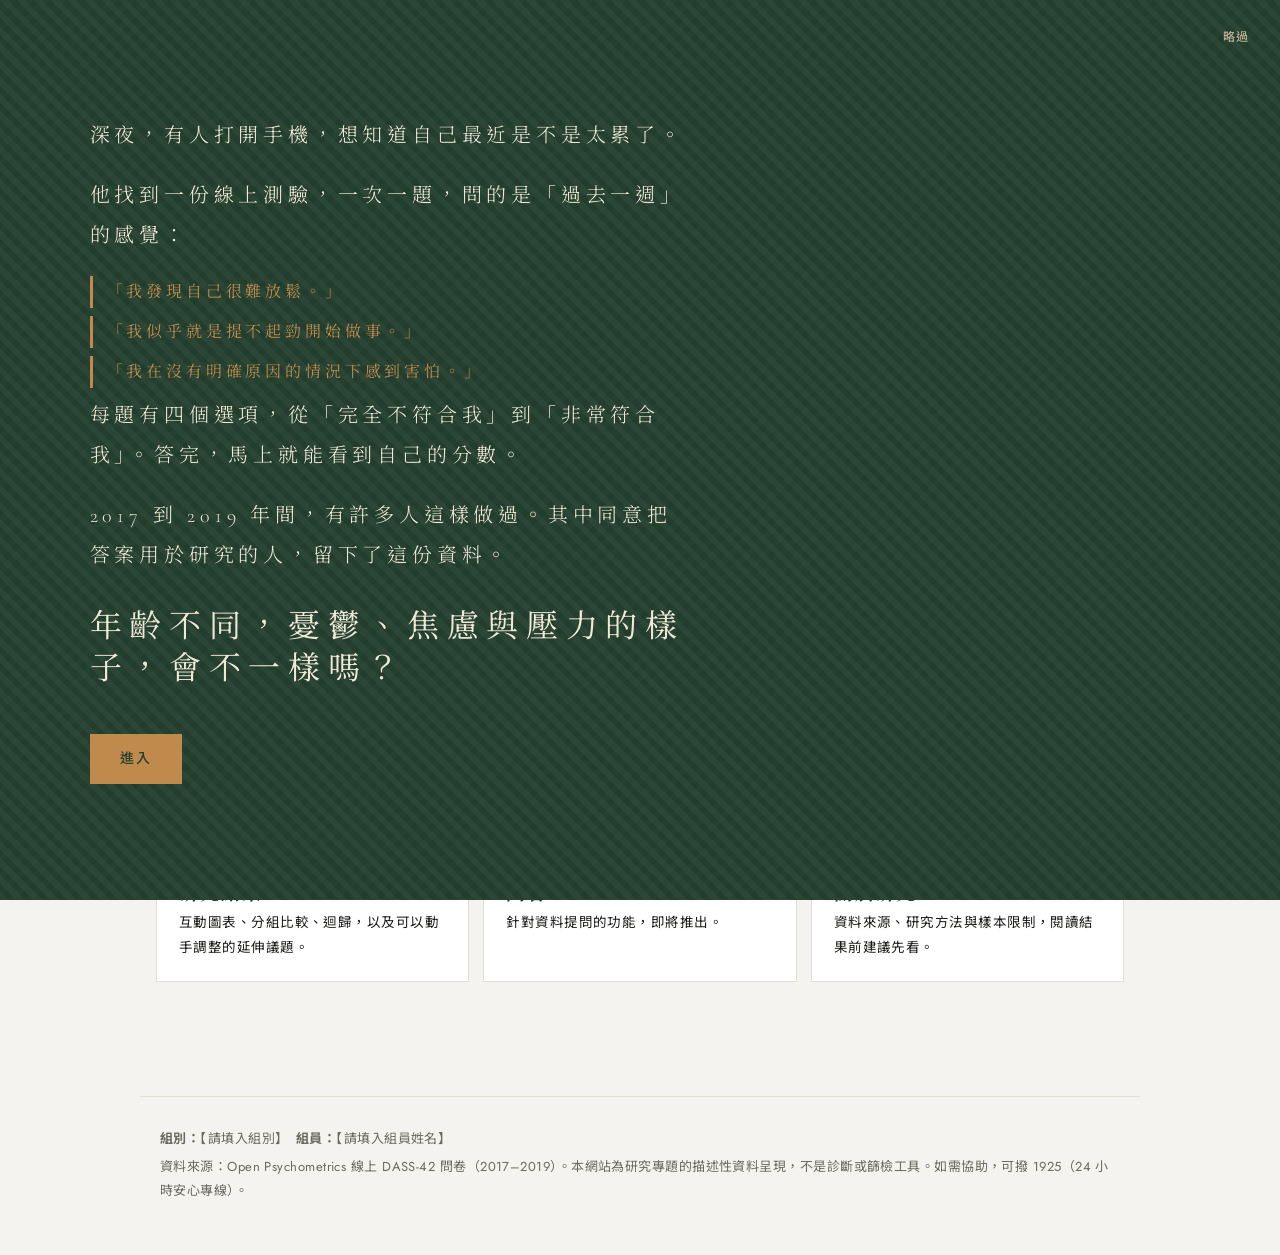
<file: index.html>
<!DOCTYPE html>
<html lang="zh-Hant">
<head>
<meta charset="UTF-8">
<meta name="viewport" content="width=device-width, initial-scale=1">
<title>首頁｜年齡與憂鬱、焦慮、壓力的關係</title>
<meta name="description" content="整理 2017–2019 年線上 DASS-42 問卷資料，探討年齡與憂鬱、焦慮、壓力的關係。">
<meta property="og:title" content="首頁｜年齡與憂鬱、焦慮、壓力的關係">
<meta property="og:description" content="整理 2017–2019 年線上 DASS-42 問卷資料，探討年齡與憂鬱、焦慮、壓力的關係。">
<link rel="icon" href="data:image/svg+xml,%3Csvg xmlns='http://www.w3.org/2000/svg' viewBox='0 0 100 100'%3E%3Ctext y='.9em' font-size='90'%3E📊%3C/text%3E%3C/svg%3E">
<link rel="preconnect" href="https://fonts.googleapis.com"><link rel="preconnect" href="https://fonts.gstatic.com" crossorigin>
<link href="https://fonts.googleapis.com/css2?family=Cormorant+Garamond:wght@300;400&family=Jost:wght@300;400;500&family=Noto+Serif+TC:wght@300;400&family=Noto+Sans+TC:wght@400;500;700&display=swap" rel="stylesheet">
<link rel="stylesheet" href="style.css">
</head>
<body>
<div id="intro" class="go" role="dialog" aria-label="開場故事">
<button id="skip">略過</button>
<p style="--d:0">深夜，有人打開手機，想知道自己最近是不是太累了。</p>
<p style="--d:1">他找到一份線上測驗，一次一題，問的是「過去一週」的感覺：</p>
<p class="q" style="--d:2">「我發現自己很難放鬆。」</p>
<p class="q" style="--d:2.6">「我似乎就是提不起勁開始做事。」</p>
<p class="q" style="--d:3.2">「我在沒有明確原因的情況下感到害怕。」</p>
<p style="--d:4.2">每題有四個選項，從「完全不符合我」到「非常符合我」。答完，馬上就能看到自己的分數。</p>
<p style="--d:5.2">2017 到 2019 年間，有許多人這樣做過。其中同意把答案用於研究的人，留下了這份資料。</p>
<p style="--d:6.2" class="last">年齡不同，憂鬱、焦慮與壓力的樣子，會不一樣嗎？</p>
<div class="btns" style="--d:7.2"><button id="enter">進入</button></div>
</div>
<a class="skip" href="#main">跳到主要內容</a>
<nav class="site" aria-label="主要導覽"><span class="brand">DASS 年齡研究</span><a href="index.html" aria-current="page">首頁</a><a href="results.html">研究結果</a><a href="ask.html">問答</a><a href="about.html">關於研究</a></nav>
<main id="main">
<header><h1>年齡與憂鬱、焦慮、壓力的關係</h1>
<p class="sub">這個網站整理一份 2017–2019 年的線上 DASS-42 問卷資料，比較不同年齡的人在憂鬱、焦慮與壓力上的自陳分數，並檢視人格、性別等背景特徵與分數的關聯。網站上的數字都由網頁依清洗後的資料即時計算。</p>
<button class="lnk" id="replay">重看開場</button></header>
<h2>三個重點數字</h2>
<div class="cards" aria-live="polite">
<div class="card"><div class="num" id="c1">—</div><div class="lab">納入分析的受測者人數</div><small>已排除不合理與無效作答</small></div>
<div class="card"><div class="num" id="c2">—</div><div class="lab">年齡與焦慮分數的相關（r）</div><small>負值表示年紀越大，分數越低；僅描述關聯</small></div>
<div class="card"><div class="num" id="c3">—</div><div class="lab">憂鬱分數達重度以上的比例</div><small>依標準切點：21 分以上</small></div>
</div>
<p class="hint" id="cm"></p>
<h2>從這裡開始</h2>
<div class="cards">
<a class="card" href="results.html"><h3>研究結果</h3><div class="lab">互動圖表、分組比較、迴歸，以及可以動手調整的延伸議題。</div></a>
<a class="card" href="ask.html"><h3>問答</h3><div class="lab">針對資料提問的功能，即將推出。</div></a>
<a class="card" href="about.html"><h3>關於研究</h3><div class="lab">資料來源、研究方法與樣本限制，閱讀結果前建議先看。</div></a>
</div>
</main>
<footer>
<p><b>組別：</b>【請填入組別】　<b>組員：</b>【請填入組員姓名】</p>
<p>資料來源：Open Psychometrics 線上 DASS-42 問卷（2017–2019）。本網站為研究專題的描述性資料呈現，不是診斷或篩檢工具。如需協助，可撥 1925（24 小時安心專線）。</p>
</footer>
<script>
(function(){
var it=document.getElementById('intro');
function closeIntro(){it.classList.add('out');document.body.style.overflow='';try{sessionStorage.setItem('seen','1')}catch(e){}setTimeout(function(){it.hidden=true},500)}
function openIntro(){it.hidden=false;it.classList.remove('out');void it.offsetWidth;it.classList.add('go');document.body.style.overflow='hidden'}
var seen=false;try{seen=!!sessionStorage.getItem('seen')}catch(e){}
if(seen){it.hidden=true;it.classList.remove('go')}else{document.body.style.overflow='hidden'}
document.getElementById('enter').onclick=closeIntro;document.getElementById('skip').onclick=closeIntro;document.getElementById('replay').onclick=openIntro;
var DE=[3,5,10,13,16,17,21,24,26,31,34,37,38,42],AN=[2,4,7,9,15,19,20,23,25,28,30,36,40,41];
function calc(t){var L=t.trim().split('\n'),h=L.shift().split(','),ix={};h.forEach(function(n,i){ix[n]=i});
 var n=0,sx=0,sy=0,sxx=0,syy=0,sxy=0,sev=0;
 L.forEach(function(l){var r=l.split(','),g=function(k){return +r[ix[k]]},age=g('age'),fam=g('familysize'),q=[];
  for(var i=1;i<=42;i++)q.push(g('Q'+i+'A'));
  if(g('VCL6')===1||g('VCL9')===1||g('VCL12')===1||!(age>=7&&age<=90)||fam===0||fam>20||q.some(function(v){return !(v>=1&&v<=4)}))return;
  var d=DE.reduce(function(s,i){return s+q[i-1]-1},0),a=AN.reduce(function(s,i){return s+q[i-1]-1},0);
  n++;sx+=age;sy+=a;sxx+=age*age;syy+=a*a;sxy+=age*a;if(d>=21)sev++});
 return{n:n,r:(n*sxy-sx*sy)/Math.sqrt((n*sxx-sx*sx)*(n*syy-sy*sy)),sev:sev/n*100}}
window.__calc=calc;
fetch('results.html').then(function(r){if(!r.ok)throw 0;return r.text()}).then(function(t){
 var m=t.match(/<script type="text\/plain" id="raw">\n([\s\S]*?)<\/script>/);if(!m)throw 0;var o=calc(m[1]);
 document.getElementById('c1').textContent=o.n.toLocaleString();document.getElementById('c2').textContent=o.r.toFixed(2);document.getElementById('c3').textContent=o.sev.toFixed(1)+'%';
 document.getElementById('cm').textContent='以上三個數字由「研究結果」頁內嵌的資料在你的瀏覽器中即時計算。'
}).catch(function(){document.getElementById('cm').textContent='無法計算重點數字：請從網站網址（https）開啟，直接雙擊檔案開啟時瀏覽器會擋下跨頁讀取。數字請在「研究結果」頁查看。'});
})();
</script>
</body>
</html>
</file>
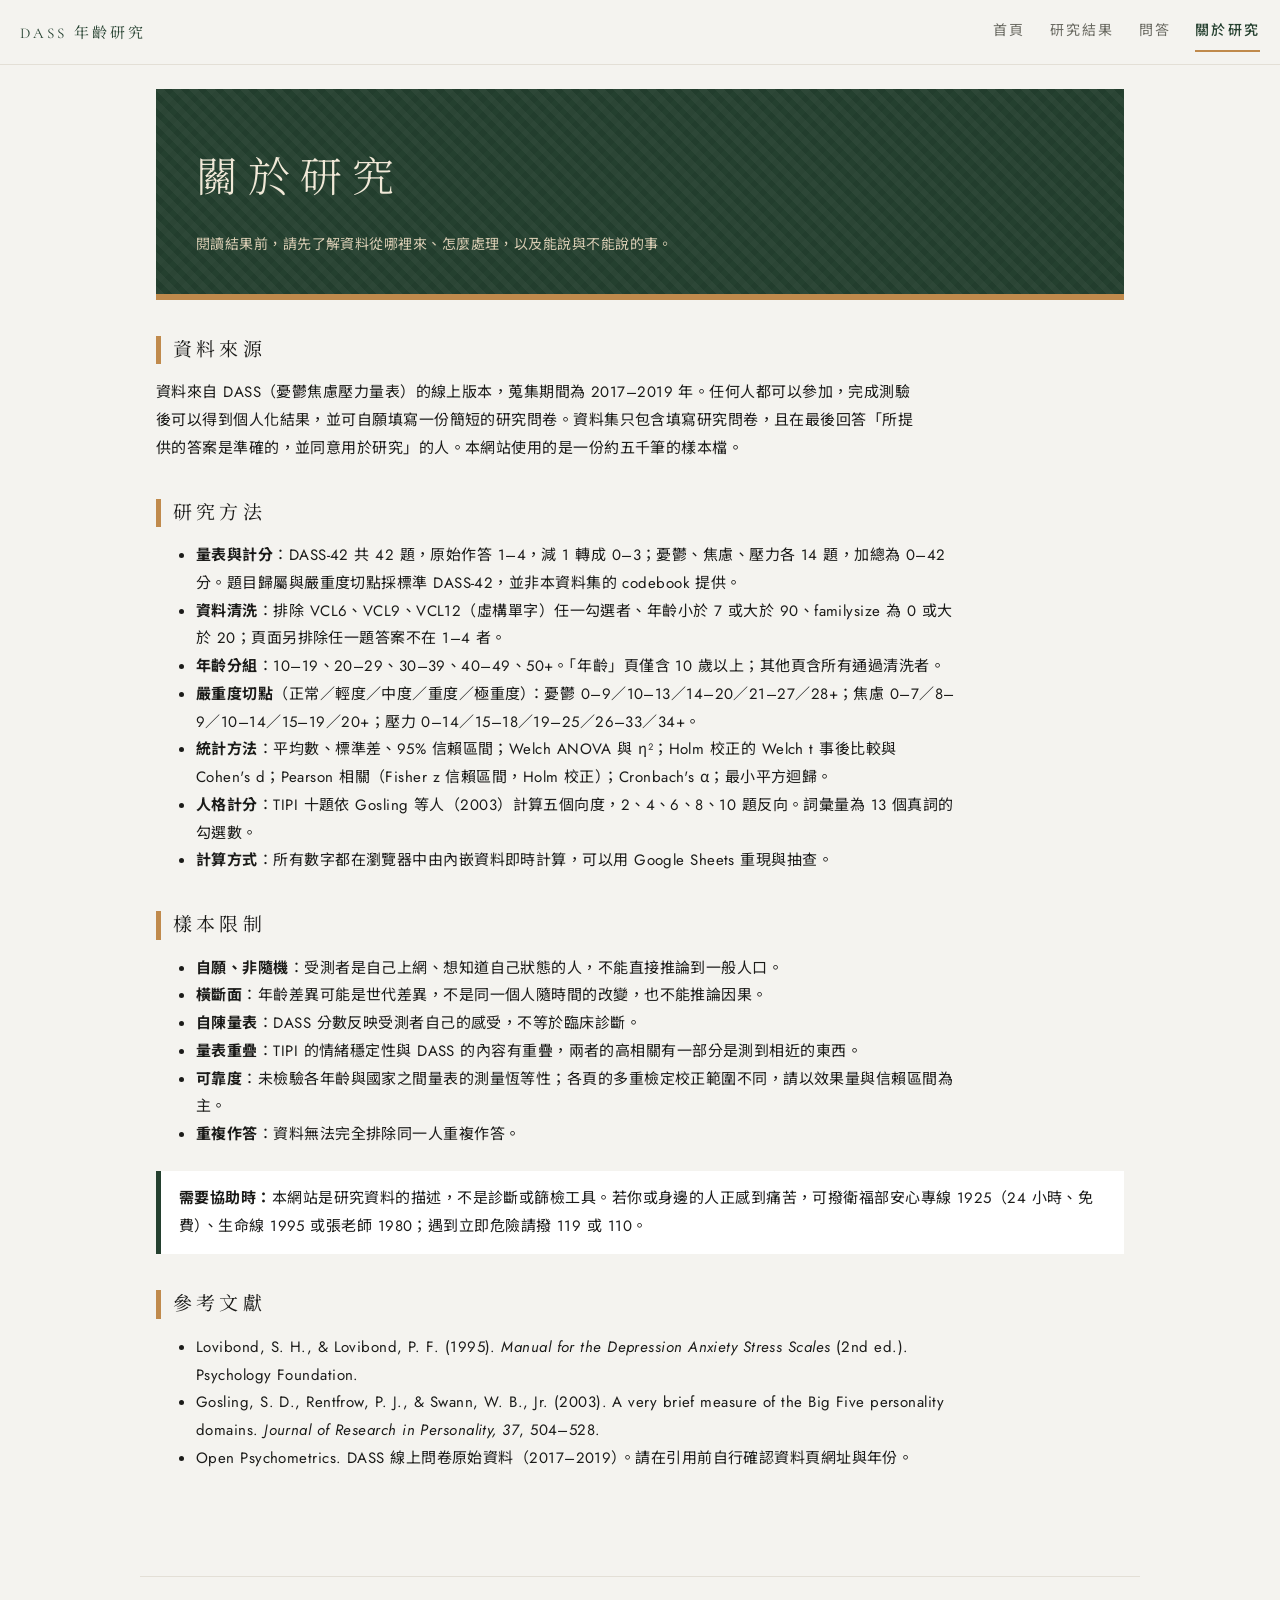
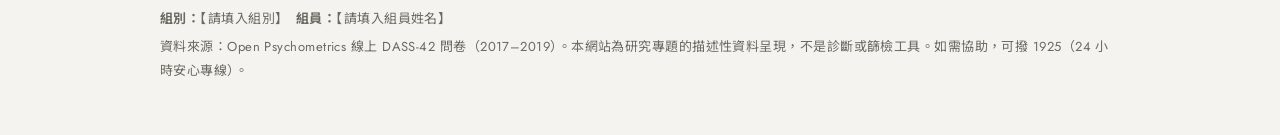
<file: about.html>
<!DOCTYPE html>
<html lang="zh-Hant">
<head>
<meta charset="UTF-8">
<meta name="viewport" content="width=device-width, initial-scale=1">
<title>關於研究｜年齡與憂鬱、焦慮、壓力的關係</title>
<meta name="description" content="資料來源、研究方法與樣本限制。">
<meta property="og:title" content="關於研究｜年齡與憂鬱、焦慮、壓力的關係">
<meta property="og:description" content="資料來源、研究方法與樣本限制。">
<link rel="icon" href="data:image/svg+xml,%3Csvg xmlns='http://www.w3.org/2000/svg' viewBox='0 0 100 100'%3E%3Ctext y='.9em' font-size='90'%3E📊%3C/text%3E%3C/svg%3E">
<link rel="preconnect" href="https://fonts.googleapis.com"><link rel="preconnect" href="https://fonts.gstatic.com" crossorigin>
<link href="https://fonts.googleapis.com/css2?family=Cormorant+Garamond:wght@300;400&family=Jost:wght@300;400;500&family=Noto+Serif+TC:wght@300;400&family=Noto+Sans+TC:wght@400;500;700&display=swap" rel="stylesheet">
<link rel="stylesheet" href="style.css">
</head>
<body>
<a class="skip" href="#main">跳到主要內容</a>
<nav class="site" aria-label="主要導覽"><span class="brand">DASS 年齡研究</span><a href="index.html">首頁</a><a href="results.html">研究結果</a><a href="ask.html">問答</a><a href="about.html" aria-current="page">關於研究</a></nav>
<main id="main" class="doc">
<header><h1>關於研究</h1><p class="sub">閱讀結果前，請先了解資料從哪裡來、怎麼處理，以及能說與不能說的事。</p></header>
<h2>資料來源</h2>
<p>資料來自 DASS（憂鬱焦慮壓力量表）的線上版本，蒐集期間為 2017–2019 年。任何人都可以參加，完成測驗後可以得到個人化結果，並可自願填寫一份簡短的研究問卷。資料集只包含填寫研究問卷，且在最後回答「所提供的答案是準確的，並同意用於研究」的人。本網站使用的是一份約五千筆的樣本檔。</p>
<h2>研究方法</h2>
<ul>
<li><b>量表與計分</b>：DASS-42 共 42 題，原始作答 1–4，減 1 轉成 0–3；憂鬱、焦慮、壓力各 14 題，加總為 0–42 分。題目歸屬與嚴重度切點採標準 DASS-42，並非本資料集的 codebook 提供。</li>
<li><b>資料清洗</b>：排除 VCL6、VCL9、VCL12（虛構單字）任一勾選者、年齡小於 7 或大於 90、familysize 為 0 或大於 20；頁面另排除任一題答案不在 1–4 者。</li>
<li><b>年齡分組</b>：10–19、20–29、30–39、40–49、50+。「年齡」頁僅含 10 歲以上；其他頁含所有通過清洗者。</li>
<li><b>嚴重度切點</b>（正常／輕度／中度／重度／極重度）：憂鬱 0–9／10–13／14–20／21–27／28+；焦慮 0–7／8–9／10–14／15–19／20+；壓力 0–14／15–18／19–25／26–33／34+。</li>
<li><b>統計方法</b>：平均數、標準差、95% 信賴區間；Welch ANOVA 與 η²；Holm 校正的 Welch t 事後比較與 Cohen's d；Pearson 相關（Fisher z 信賴區間，Holm 校正）；Cronbach's α；最小平方迴歸。</li>
<li><b>人格計分</b>：TIPI 十題依 Gosling 等人（2003）計算五個向度，2、4、6、8、10 題反向。詞彙量為 13 個真詞的勾選數。</li>
<li><b>計算方式</b>：所有數字都在瀏覽器中由內嵌資料即時計算，可以用 Google Sheets 重現與抽查。</li>
</ul>
<h2>樣本限制</h2>
<ul>
<li><b>自願、非隨機</b>：受測者是自己上網、想知道自己狀態的人，不能直接推論到一般人口。</li>
<li><b>橫斷面</b>：年齡差異可能是世代差異，不是同一個人隨時間的改變，也不能推論因果。</li>
<li><b>自陳量表</b>：DASS 分數反映受測者自己的感受，不等於臨床診斷。</li>
<li><b>量表重疊</b>：TIPI 的情緒穩定性與 DASS 的內容有重疊，兩者的高相關有一部分是測到相近的東西。</li>
<li><b>可靠度</b>：未檢驗各年齡與國家之間量表的測量恆等性；各頁的多重檢定校正範圍不同，請以效果量與信賴區間為主。</li>
<li><b>重複作答</b>：資料無法完全排除同一人重複作答。</li>
</ul>
<div class="help" role="note"><b>需要協助時：</b>本網站是研究資料的描述，不是診斷或篩檢工具。若你或身邊的人正感到痛苦，可撥衛福部安心專線 1925（24 小時、免費）、生命線 1995 或張老師 1980；遇到立即危險請撥 119 或 110。</div>
<h2>參考文獻</h2>
<ul>
<li>Lovibond, S. H., &amp; Lovibond, P. F. (1995). <i>Manual for the Depression Anxiety Stress Scales</i> (2nd ed.). Psychology Foundation.</li>
<li>Gosling, S. D., Rentfrow, P. J., &amp; Swann, W. B., Jr. (2003). A very brief measure of the Big Five personality domains. <i>Journal of Research in Personality, 37</i>, 504–528.</li>
<li>Open Psychometrics. DASS 線上問卷原始資料（2017–2019）。請在引用前自行確認資料頁網址與年份。</li>
</ul>
</main>
<footer>
<p><b>組別：</b>【請填入組別】　<b>組員：</b>【請填入組員姓名】</p>
<p>資料來源：Open Psychometrics 線上 DASS-42 問卷（2017–2019）。本網站為研究專題的描述性資料呈現，不是診斷或篩檢工具。如需協助，可撥 1925（24 小時安心專線）。</p>
</footer>
</body>
</html>
</file>
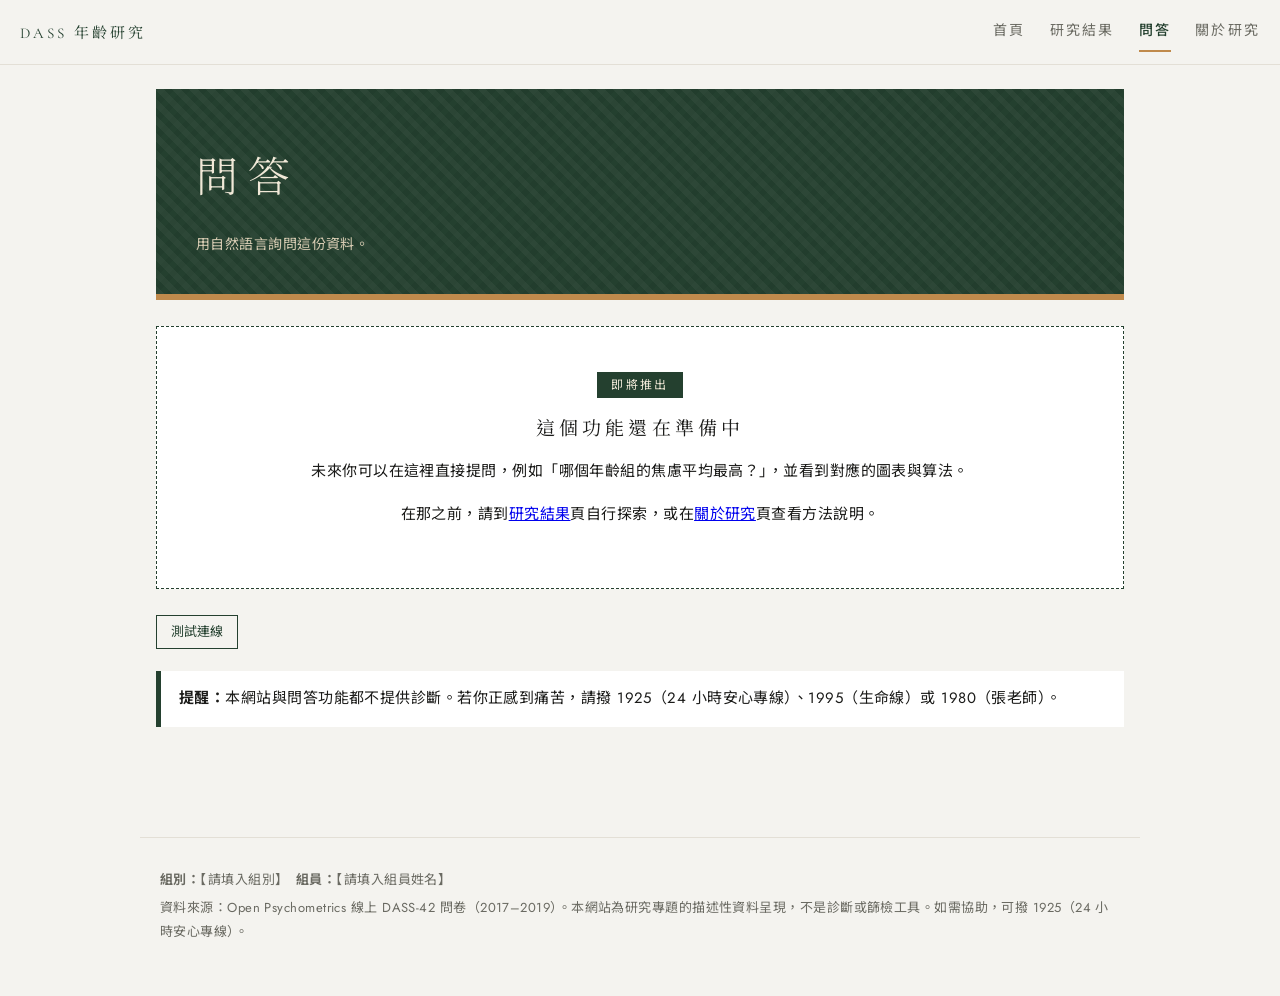
<file: ask.html>
<!DOCTYPE html>
<html lang="zh-Hant">
<head>
<meta charset="UTF-8">
<meta name="viewport" content="width=device-width, initial-scale=1">
<title>問答｜年齡與憂鬱、焦慮、壓力的關係</title>
<meta name="description" content="針對 DASS 資料提問的功能，即將推出。">
<meta property="og:title" content="問答｜年齡與憂鬱、焦慮、壓力的關係">
<meta property="og:description" content="針對 DASS 資料提問的功能，即將推出。">
<link rel="icon" href="data:image/svg+xml,%3Csvg xmlns='http://www.w3.org/2000/svg' viewBox='0 0 100 100'%3E%3Ctext y='.9em' font-size='90'%3E📊%3C/text%3E%3C/svg%3E">
<link rel="preconnect" href="https://fonts.googleapis.com"><link rel="preconnect" href="https://fonts.gstatic.com" crossorigin>
<link href="https://fonts.googleapis.com/css2?family=Cormorant+Garamond:wght@300;400&family=Jost:wght@300;400;500&family=Noto+Serif+TC:wght@300;400&family=Noto+Sans+TC:wght@400;500;700&display=swap" rel="stylesheet">
<link rel="stylesheet" href="style.css">
</head>
<body>
<a class="skip" href="#main">跳到主要內容</a>
<nav class="site" aria-label="主要導覽"><span class="brand">DASS 年齡研究</span><a href="index.html">首頁</a><a href="results.html">研究結果</a><a href="ask.html" aria-current="page">問答</a><a href="about.html">關於研究</a></nav>
<main id="main">
<header><h1>問答</h1><p class="sub">用自然語言詢問這份資料。</p></header>
<div class="soon"><span class="tag">即將推出</span>
<h2 style="border:0;padding:0;margin:16px 0 8px">這個功能還在準備中</h2>
<p>未來你可以在這裡直接提問，例如「哪個年齡組的焦慮平均最高？」，並看到對應的圖表與算法。</p>
<p>在那之前，請到<a href="results.html">研究結果</a>頁自行探索，或在<a href="about.html">關於研究</a>頁查看方法說明。</p></div>
<div style="margin:22px 0">
<button class="lnk2" id="ping" type="button">測試連線</button>
<p class="hint" id="pingOut" role="status" aria-live="polite"></p>
</div>
<div class="help" role="note"><b>提醒：</b>本網站與問答功能都不提供診斷。若你正感到痛苦，請撥 1925（24 小時安心專線）、1995（生命線）或 1980（張老師）。</div>
</main>
<footer>
<p><b>組別：</b>【請填入組別】　<b>組員：</b>【請填入組員姓名】</p>
<p>資料來源：Open Psychometrics 線上 DASS-42 問卷（2017–2019）。本網站為研究專題的描述性資料呈現，不是診斷或篩檢工具。如需協助，可撥 1925（24 小時安心專線）。</p>
</footer>
<script>
(function(){
  // 後端網址：請把下面這行換成你的 Worker 網址，例如 "https://名稱.你的帳號.workers.dev"
  var BACKEND_URL = "【請填入你的 Worker 網址】";

  var btn = document.getElementById('ping');
  var out = document.getElementById('pingOut');

  btn.addEventListener('click', function(){
    if (!/^https?:\/\//.test(BACKEND_URL)) {
      out.textContent = '尚未設定後端網址：請打開 ask.html，把 BACKEND_URL 換成你的 Worker 網址。';
      return;
    }
    btn.disabled = true;
    out.textContent = '連線中…';
    var ctrl = new AbortController();
    var timer = setTimeout(function(){ ctrl.abort(); }, 10000);

    fetch(BACKEND_URL, {
      method: 'POST',
      headers: { 'Content-Type': 'application/json' },
      body: JSON.stringify({ action: 'test' }),
      signal: ctrl.signal
    })
    .then(function(r){
      return r.text().then(function(t){ return { status: r.status, ok: r.ok, text: t }; });
    })
    .then(function(r){
      var msg = r.text;
      try {
        var j = JSON.parse(r.text);
        msg = (!r.ok && j && j.error) ? j.error : JSON.stringify(j);
      } catch (e) {}
      out.textContent = r.ok
        ? '連線成功（' + r.status + '）：' + msg
        : '連線失敗（' + r.status + '）：' + (msg || '後端沒有回傳訊息');
    })
    .catch(function(e){
      out.textContent = (e && e.name === 'AbortError')
        ? '連線逾時（10 秒沒有回應），請確認網址是否正確。'
        : '無法連線：可能是網址錯誤、網路中斷，或後端的 ALLOWED_ORIGIN 沒有允許這個網站。';
    })
    .finally(function(){
      clearTimeout(timer);
      btn.disabled = false;
    });
  });
})();
</script>
</body>
</html>
</file>
<file: style.css>
:root{--ink:#1b1b19;--mut:#6a6a62;--line:#e3dfd6;--g:#24402f;--tan:#c08a4c;--sand:#ece7dc;--bg:#f4f3ef;--fd:"Cormorant Garamond","Noto Serif TC","PingFang TC","Microsoft JhengHei",serif}
*{box-sizing:border-box}
[hidden]{display:none!important}
body{margin:0;background:var(--bg);color:var(--ink);font:400 15px/1.85 "Jost","Noto Sans TC","PingFang TC","Microsoft JhengHei",sans-serif;letter-spacing:.03em}
main{max-width:1000px;margin:0 auto;padding:24px 16px 88px}
header{background-color:var(--g);background-image:repeating-linear-gradient(45deg,rgba(255,255,255,.04) 0 6px,transparent 6px 12px),repeating-linear-gradient(-45deg,rgba(0,0,0,.05) 0 6px,transparent 6px 12px);color:#f1e9d8;padding:56px 40px 36px;border-bottom:6px solid var(--tan)}
h1{font:300 clamp(24px,4.4vw,42px)/1.6 var(--fd);letter-spacing:.24em;margin:0 0 20px;max-width:14em}
.sub{max-width:560px;margin:0;color:#d9cdb4;font-size:14px}
#msg{margin-top:20px;font-size:12px;color:#b9ad92}#msg.err{color:#ffb4a8}
.lnk{font:inherit;font-size:12px;color:#f1e9d8;background:none;border:0;border-bottom:1px solid var(--tan);cursor:pointer;margin-top:12px;letter-spacing:.1em;padding:0}
#tabs{display:flex;gap:6px;margin:24px 0 6px;flex-wrap:wrap}
#tabs button,.seg button{font:inherit;font-weight:500;letter-spacing:.08em;background:none;border:0;border-bottom:3px solid transparent;padding:8px 16px;color:var(--mut);cursor:pointer}
#tabs button{font-weight:400;font-size:14px;letter-spacing:.22em}
#tabs button.on{color:var(--g);border-bottom-color:var(--tan)}
.seg{display:flex;flex-wrap:wrap;gap:0;margin:14px 0 4px;border:1px solid var(--g);width:max-content;max-width:100%}
.seg button{border:0;padding:8px 18px;color:var(--g)}.seg button+button{border-left:1px solid var(--g)}
.seg button.on{background:var(--g);color:#f1e9d8}
button:focus-visible,input:focus-visible,select:focus-visible{outline:2px solid var(--tan);outline-offset:3px}
.bar{display:flex;flex-wrap:wrap;gap:8px 26px;align-items:center;margin:12px 0 16px}
.bar label{display:inline-flex;align-items:center;gap:8px;cursor:pointer}
input[type=checkbox],input[type=radio]{accent-color:var(--g)}
select{font:inherit;border:1px solid var(--g);background:#fff;padding:6px 12px;border-radius:0;color:var(--ink)}
.hint{max-width:640px;margin:6px 0 0;color:var(--mut);font-size:13.5px}
.cw{position:relative;background:#fff;border:1px solid var(--line);padding:14px 12px 10px}
svg{width:100%;height:auto;display:block}
.gr{stroke:#ebe7de}.ax{stroke:var(--ink)}
.tk{font:400 12px "Jost","Noto Sans TC",sans-serif;fill:var(--mut)}.at{font:500 12px "Jost","Noto Sans TC",sans-serif;fill:var(--ink)}
#tip{position:fixed;pointer-events:none;background:var(--g);color:#f1e9d8;padding:6px 12px;font-size:12.5px;line-height:1.6;display:none;z-index:9}
.lg{display:flex;flex-wrap:wrap;gap:6px 22px;font-size:12.5px;color:var(--mut);margin:8px 2px 0}
.sw{width:11px;height:11px;display:inline-block;vertical-align:middle;margin-right:6px;border:1px solid var(--g)}
h2{font:400 19px/1.5 var(--fd);letter-spacing:.22em;margin:44px 0 12px;padding-left:12px;border-left:5px solid var(--tan)}
.tw{overflow-x:auto;margin-top:22px;background:#fff;border:1px solid var(--line)}
h2+.tw{margin-top:0}
table{border-collapse:collapse;width:100%;font-size:13.5px;white-space:nowrap}
th,td{padding:10px 14px;text-align:right;border-bottom:1px solid var(--line)}
th:first-child,td:first-child{text-align:left}
th{font-weight:500;background:var(--sand);color:var(--g)}
tbody tr:last-child td{border-bottom:0}
.note{margin-top:48px;font-size:13px;color:var(--mut)}
.note h2{margin-top:0}
.note ul{margin:0;padding-left:18px}.note li{margin:6px 0}
.ir{display:flex;flex-wrap:wrap;gap:6px;align-items:center;margin:10px 0}.ik{width:3em;color:var(--g);font-weight:500}
.chip{border:1px solid var(--g);padding:0 9px;font-size:12px;cursor:default;background:#fff}.chip:hover{background:var(--g);color:#f1e9d8}
#intro{position:fixed;inset:0;background-color:var(--g);background-image:repeating-linear-gradient(45deg,rgba(255,255,255,.04) 0 6px,transparent 6px 12px),repeating-linear-gradient(-45deg,rgba(0,0,0,.05) 0 6px,transparent 6px 12px);color:#f1e9d8;z-index:9999;display:flex;flex-direction:column;align-items:flex-start;justify-content:center;padding:max(32px,7vw);transition:opacity .5s;overflow-y:auto;overscroll-behavior:contain}
#intro.out{opacity:0;pointer-events:none}
#intro[hidden]{display:none}
#intro p{max-width:600px;margin:0 0 20px;font:300 clamp(15px,2.2vw,20px)/2 var(--fd);letter-spacing:.24em;opacity:0}
#intro p.q{font-size:clamp(13px,1.9vw,16px);font-weight:400;color:var(--tan);margin-bottom:8px;padding-left:14px;border-left:3px solid var(--tan)}
#intro p.last{font-size:clamp(20px,3.4vw,32px);font-weight:400;line-height:1.3;margin-top:10px}
#intro .btns{opacity:0;margin-top:24px}
#intro.go p,#intro.go .btns{animation:fi .8s ease forwards;animation-delay:calc(var(--d)*.9s + .2s)}
#intro button{font:inherit;font-weight:500;font-size:14px;letter-spacing:.14em;color:var(--g);background:var(--tan);border:0;padding:12px 30px;cursor:pointer}
#intro #skip{position:absolute;top:22px;right:26px;background:none;color:#b9ad92;padding:4px;font-size:12px}
@keyframes fi{from{opacity:0;transform:translateY(10px)}to{opacity:1;transform:none}}
@media(prefers-reduced-motion:reduce){#intro p,#intro .btns{animation:none!important;opacity:1}}
@media(max-width:560px){header{padding:40px 22px 28px}}
.wr{white-space:normal;min-width:280px;text-align:left}
#kf{margin-top:26px;background:#fff;border:1px solid var(--line);padding:6px 24px 16px}#kf h2{margin-top:18px}#kf ul{margin:0;padding-left:18px}#kf li{margin:7px 0}
.xp{margin-top:18px}.xp button{font:inherit;font-size:13px;color:var(--g);background:none;border:1px solid var(--g);padding:6px 16px;cursor:pointer}
.xp textarea{display:block;width:100%;height:160px;margin-top:10px;font:12px/1.5 monospace;border:1px solid var(--line);padding:8px;white-space:pre}
details{background:#fff;border:1px solid var(--line);padding:10px 16px;margin:8px 0}summary{cursor:pointer;font-weight:500;color:var(--g)}details[open] summary{margin-bottom:6px}
.lnk2{font:inherit;font-size:13px;color:var(--g);background:none;border:1px solid var(--g);padding:4px 14px;cursor:pointer}.lnk2:hover{background:var(--g);color:#f1e9d8}
input[type=range]{accent-color:var(--g);width:220px;vertical-align:middle}

.skip{position:absolute;left:-999px;top:0;background:#fff;padding:8px 14px;z-index:99}.skip:focus{left:8px;top:8px}
.site{display:flex;flex-wrap:wrap;align-items:center;gap:4px 24px;padding:12px 20px;background:var(--bg);border-bottom:1px solid var(--line);position:sticky;top:0;z-index:20}
.site .brand{font:400 15px var(--fd);letter-spacing:.2em;color:var(--g);margin-right:auto}
.site a{color:var(--mut);text-decoration:none;font-size:14px;letter-spacing:.16em;padding:6px 0;border-bottom:2px solid transparent}
.site a:hover{color:var(--g)}.site a[aria-current="page"]{color:var(--g);border-bottom-color:var(--tan);font-weight:500}
footer{max-width:1000px;margin:0 auto;padding:26px 20px 48px;border-top:1px solid var(--line);color:var(--mut);font-size:13px}footer p{margin:4px 0}
.cards{display:grid;grid-template-columns:repeat(auto-fit,minmax(230px,1fr));gap:14px;margin:26px 0}
.card{background:#fff;border:1px solid var(--line);border-top:4px solid var(--tan);padding:20px 22px;display:block;color:inherit;text-decoration:none}
.card .num{font:300 42px/1.25 var(--fd);color:var(--g);letter-spacing:.04em}.card .lab{font-size:13.5px;color:var(--ink)}.card small{display:block;color:var(--mut);font-size:12px;margin-top:6px}
a.card:hover{border-top-color:var(--g)}.card h3{margin:0 0 6px;font:700 19px var(--fd);letter-spacing:.1em;color:var(--g)}
.soon{border:1px dashed var(--g);background:#fff;padding:44px 24px;text-align:center;margin:26px 0}.soon .tag{display:inline-block;background:var(--g);color:#f1e9d8;padding:2px 14px;font-size:12px;letter-spacing:.2em}
.help{border-left:5px solid var(--g);background:#fff;padding:14px 18px;margin:22px 0}
.doc h2{margin-top:36px}.doc p,.doc li{max-width:760px}.doc table{white-space:normal}
@media print{.site,.skip,#intro,.xp{display:none!important}}
</file>
